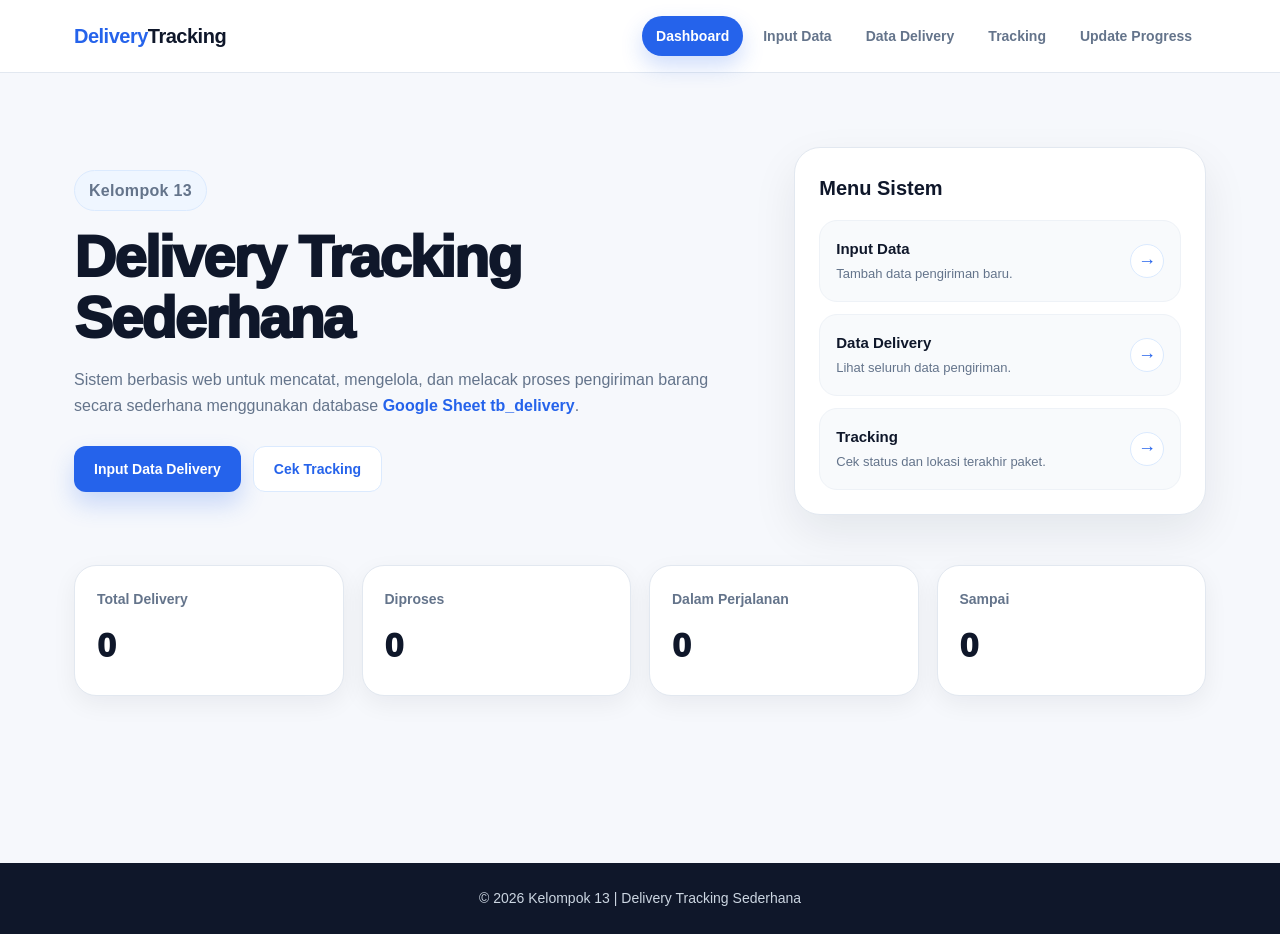
<file: index.html>
<!DOCTYPE html>
<html lang="id">
<head>
  <meta charset="UTF-8" />
  <meta name="viewport" content="width=device-width, initial-scale=1.0" />

  <title>Dashboard | Delivery Tracking</title>

  <link rel="stylesheet" href="style.css" />
</head>
<body>

  <!-- HEADER -->
  <header class="header">
    <nav class="navbar">
      <div class="logo">
        <span>Delivery</span>Tracking
      </div>

      <ul class="nav-menu">
        <li><a href="index.html" class="active">Dashboard</a></li>
        <li><a href="input.html">Input Data</a></li>
        <li><a href="data.html">Data Delivery</a></li>
        <li><a href="tracking.html">Tracking</a></li>
        <li><a href="update.html">Update Progress</a></li>
      </ul>
    </nav>
  </header>

  <!-- HERO DASHBOARD -->
  <main class="page">
    <section class="dashboard-hero">
      <div class="dashboard-content">
        <p class="badge">Kelompok 13</p>

        <h1>Delivery Tracking Sederhana</h1>

        <p>
          Sistem berbasis web untuk mencatat, mengelola, dan melacak proses
          pengiriman barang secara sederhana menggunakan database
          <strong>Google Sheet tb_delivery</strong>.
        </p>

        <div class="hero-buttons">
          <a href="input.html" class="btn-primary">Input Data Delivery</a>
          <a href="tracking.html" class="btn-secondary">Cek Tracking</a>
        </div>
      </div>

      <div class="dashboard-panel">
        <h3>Menu Sistem</h3>

        <a href="input.html" class="menu-card">
          <div>
            <h4>Input Data</h4>
            <p>Tambah data pengiriman baru.</p>
          </div>
          <span>→</span>
        </a>

        <a href="data.html" class="menu-card">
          <div>
            <h4>Data Delivery</h4>
            <p>Lihat seluruh data pengiriman.</p>
          </div>
          <span>→</span>
        </a>

        <a href="tracking.html" class="menu-card">
          <div>
            <h4>Tracking</h4>
            <p>Cek status dan lokasi terakhir paket.</p>
          </div>
          <span>→</span>
        </a>
      </div>
    </section>

    <!-- SUMMARY -->
    <section class="summary-section compact">
      <div class="summary-card">
        <h3>Total Delivery</h3>
        <p id="totalDelivery">0</p>
      </div>

      <div class="summary-card">
        <h3>Diproses</h3>
        <p id="totalDiproses">0</p>
      </div>

      <div class="summary-card">
        <h3>Dalam Perjalanan</h3>
        <p id="totalPerjalanan">0</p>
      </div>

      <div class="summary-card">
        <h3>Sampai</h3>
        <p id="totalSampai">0</p>
      </div>
    </section>
  </main>

  <!-- FOOTER -->
  <footer class="footer">
    <p>&copy; 2026 Kelompok 13 | Delivery Tracking Sederhana</p>
  </footer>

  <script src="script.js"></script>
</body>
</html>
</file>
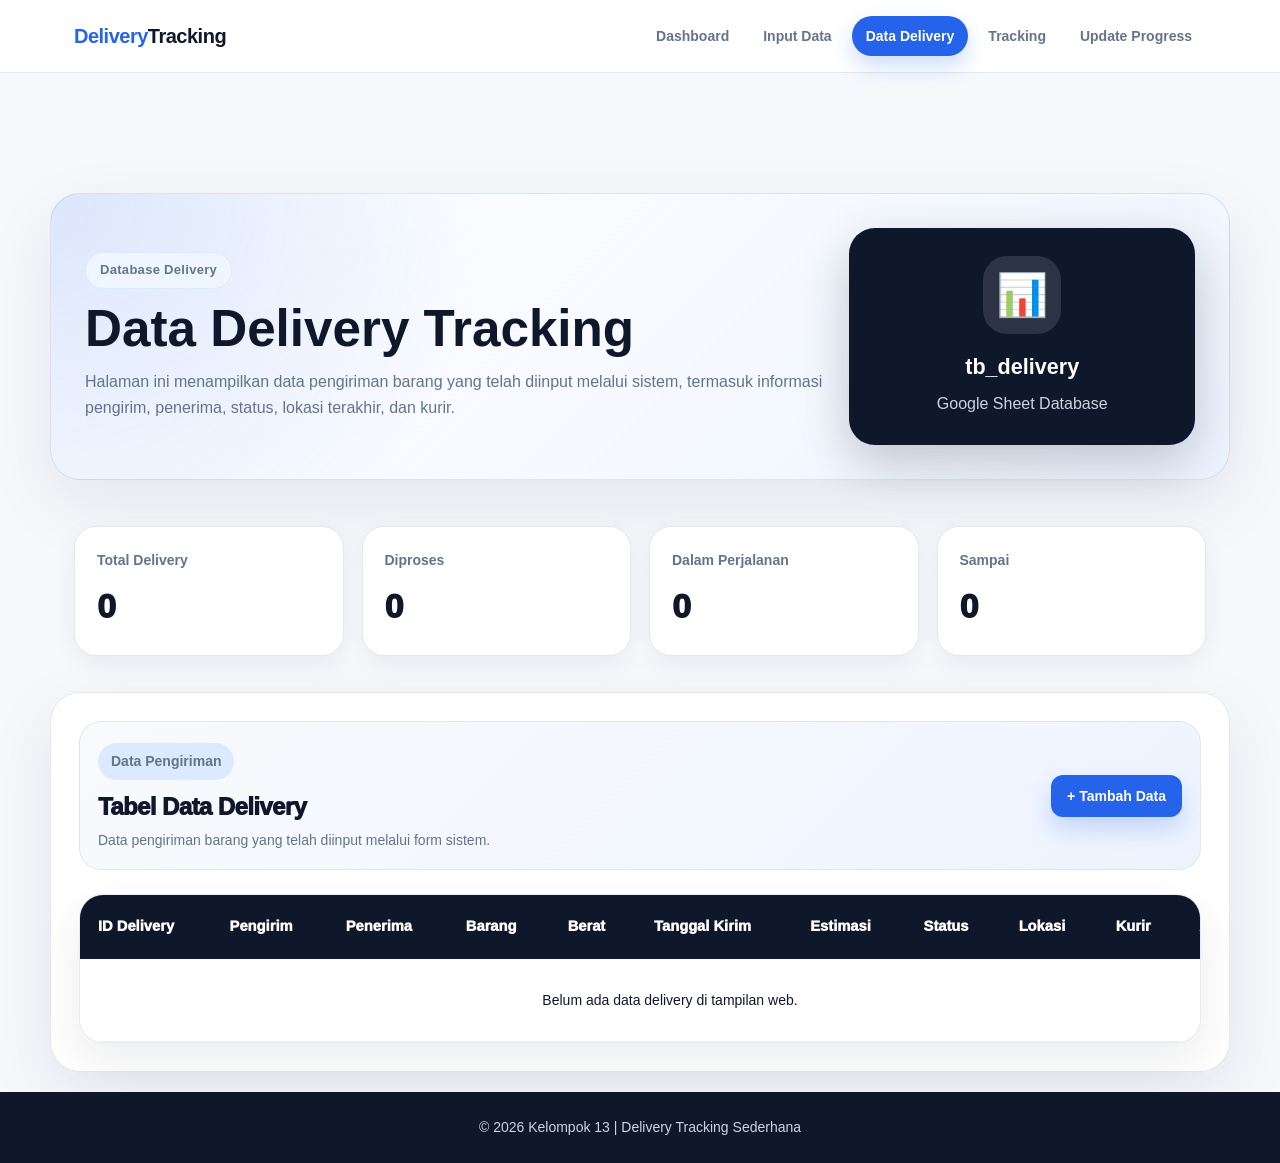
<file: data.html>
<!DOCTYPE html>
<html lang="id">
<head>
  <meta charset="UTF-8" />
  <meta name="viewport" content="width=device-width, initial-scale=1.0" />

  <title>Data Delivery | Delivery Tracking</title>

  <link rel="stylesheet" href="style.css" />
</head>
<body>

  <!-- HEADER -->
  <header class="header">
    <nav class="navbar">
      <div class="logo">
        <span>Delivery</span>Tracking
      </div>

      <ul class="nav-menu">
        <li><a href="index.html">Dashboard</a></li>
        <li><a href="input.html">Input Data</a></li>
        <li><a href="data.html" class="active">Data Delivery</a></li>
        <li><a href="tracking.html">Tracking</a></li>
        <li><a href="update.html">Update Progress</a></li>
      </ul>
    </nav>
  </header>

  <!-- MAIN -->
  <main class="page data-page">

    <!-- HERO DATA -->
    <section class="data-hero">
      <div class="data-hero-content">
        <p class="badge">Database Delivery</p>
        <h1>Data Delivery Tracking</h1>
        <p>
          Halaman ini menampilkan data pengiriman barang yang telah diinput
          melalui sistem, termasuk informasi pengirim, penerima, status,
          lokasi terakhir, dan kurir.
        </p>
      </div>

      <div class="data-hero-card">
        <span>📊</span>
        <h3>tb_delivery</h3>
        <p>Google Sheet Database</p>
      </div>
    </section>

    <!-- SUMMARY -->
    <section class="summary-section compact">
      <div class="summary-card">
        <h3>Total Delivery</h3>
        <p id="totalDelivery">0</p>
      </div>

      <div class="summary-card">
        <h3>Diproses</h3>
        <p id="totalDiproses">0</p>
      </div>

      <div class="summary-card">
        <h3>Dalam Perjalanan</h3>
        <p id="totalPerjalanan">0</p>
      </div>

      <div class="summary-card">
        <h3>Sampai</h3>
        <p id="totalSampai">0</p>
      </div>
    </section>

    <!-- TABLE DATA DELIVERY -->
    <section class="table-section premium-table-section">
      <div class="table-top premium-table-top">
        <div>
          <p class="table-label">Data Pengiriman</p>
          <h2>Tabel Data Delivery</h2>
          <p>
            Data pengiriman barang yang telah diinput melalui form sistem.
          </p>
        </div>

        <a href="input.html" class="btn-primary small-btn">
          + Tambah Data
        </a>
      </div>

      <div class="table-wrapper premium-table-wrapper">
        <table>
          <thead>
            <tr>
              <th>ID Delivery</th>
              <th>Pengirim</th>
              <th>Penerima</th>
              <th>Barang</th>
              <th>Berat</th>
              <th>Tanggal Kirim</th>
              <th>Estimasi</th>
              <th>Status</th>
              <th>Lokasi</th>
              <th>Kurir</th>
              <th>Aksi</th>
            </tr>
          </thead>

          <tbody id="deliveryTableBody">
            <!-- Data dari JavaScript akan muncul di sini -->
          </tbody>
        </table>
      </div>
    </section>

  </main>

  <!-- FOOTER -->
  <footer class="footer">
    <p>&copy; 2026 Kelompok 13 | Delivery Tracking Sederhana</p>
  </footer>

  <script src="script.js"></script>
</body>
</html>
</file>
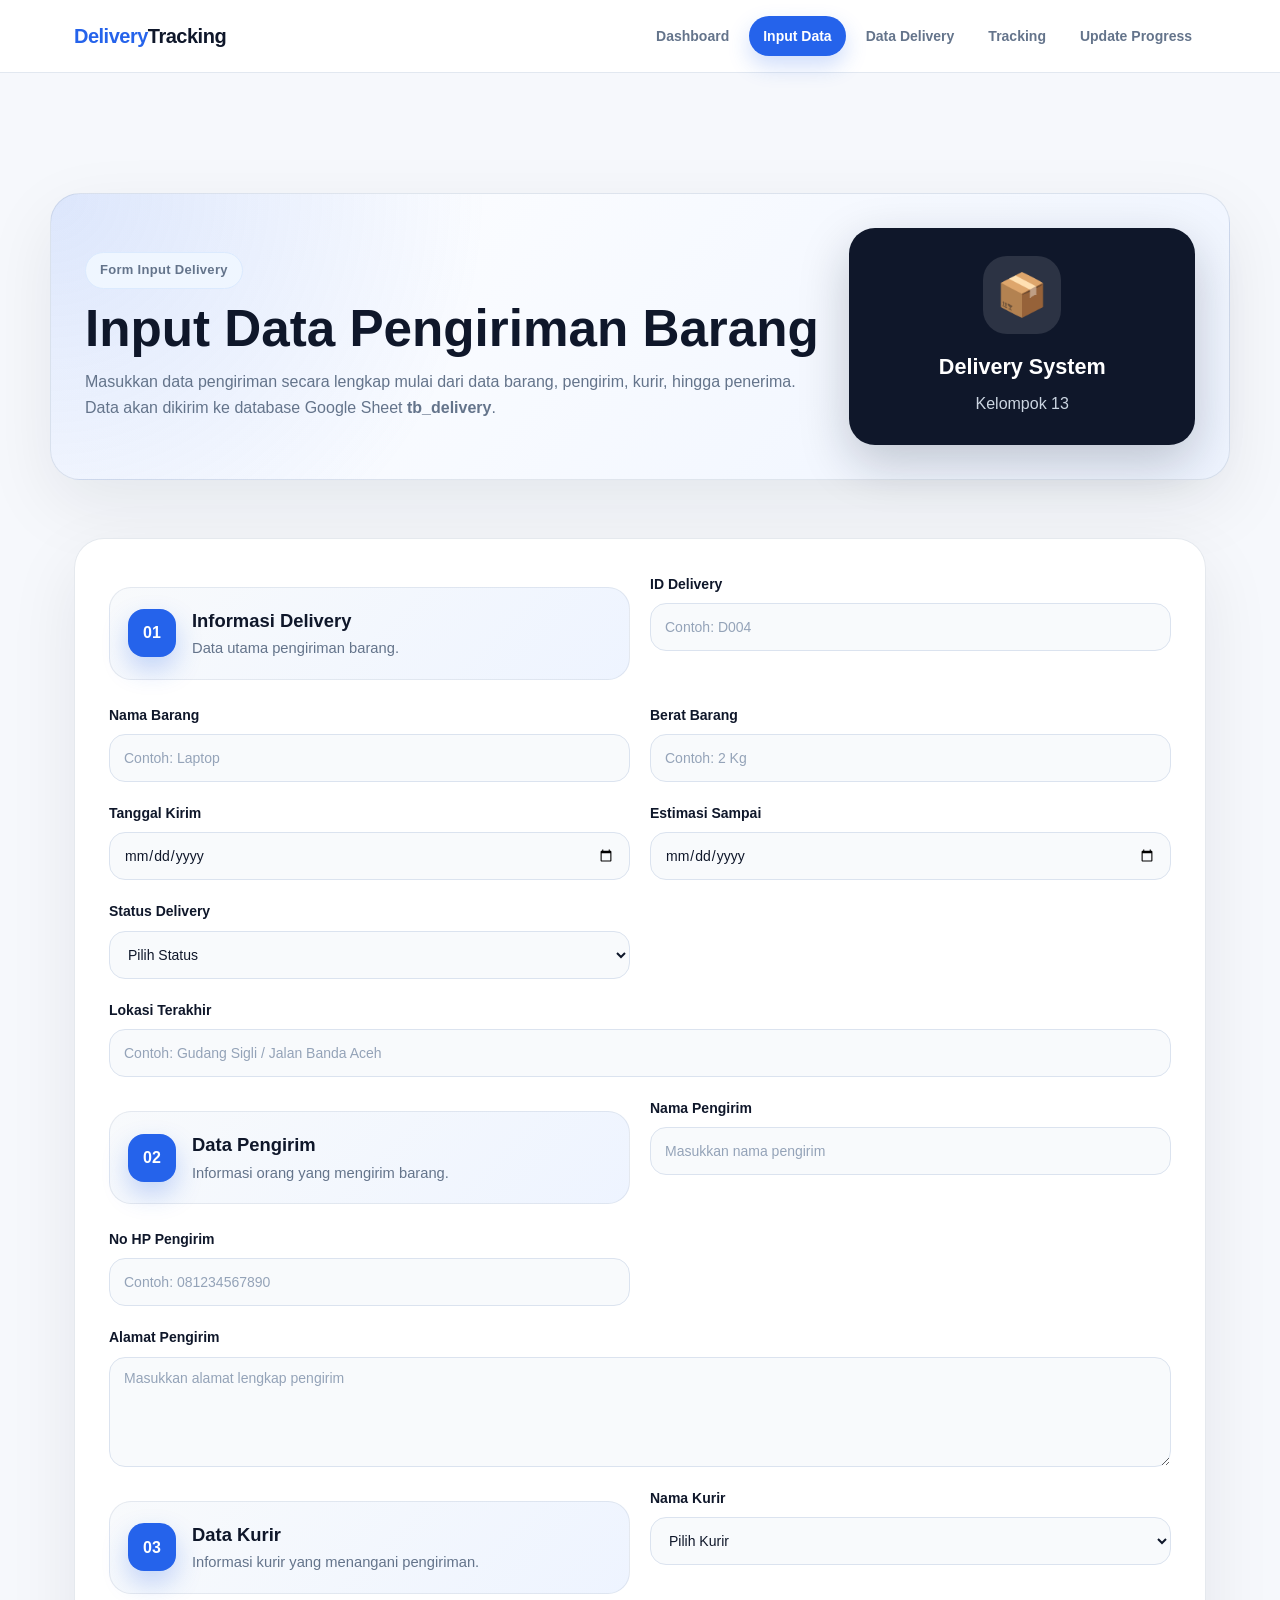
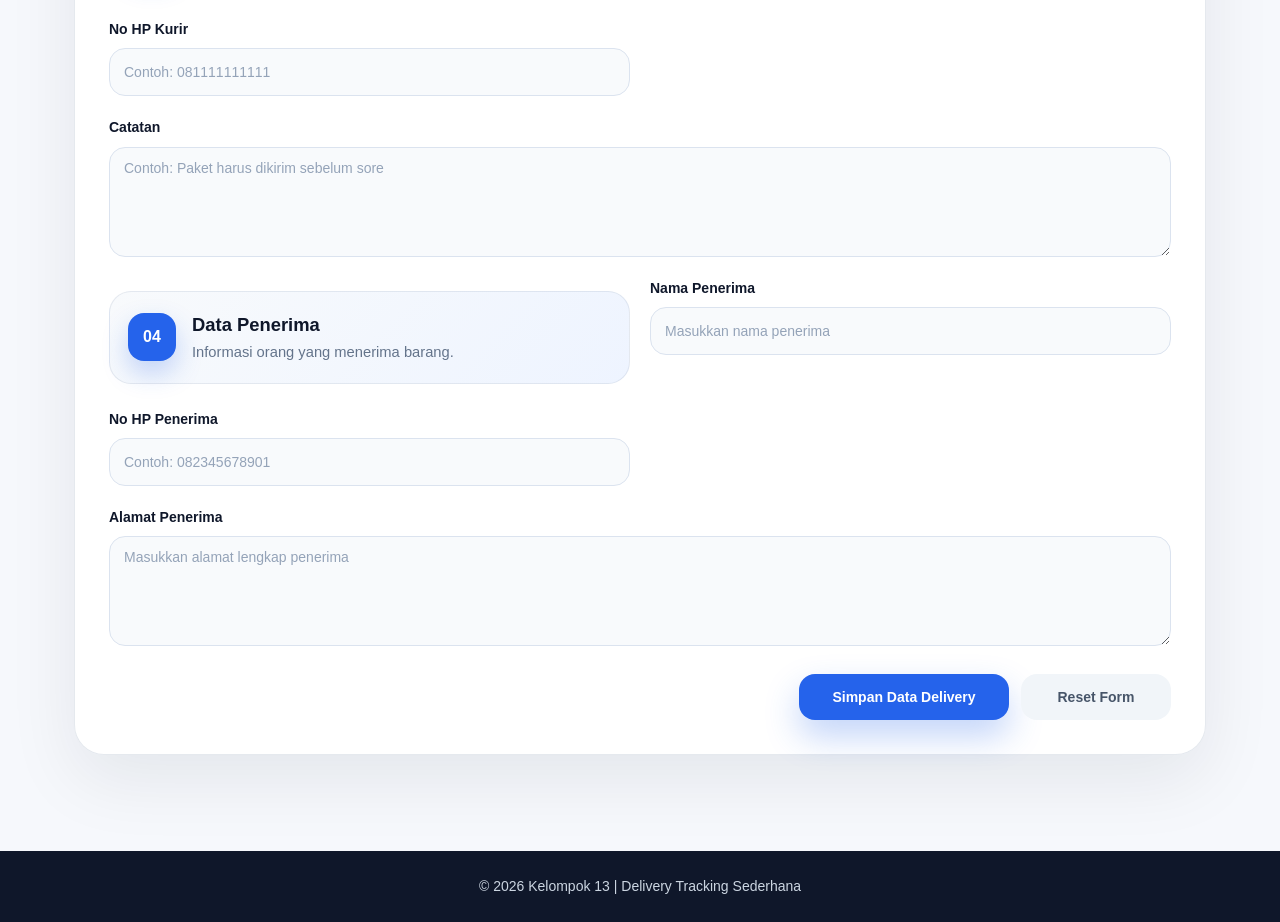
<file: input.html>
<!DOCTYPE html>
<html lang="id">
<head>
  <meta charset="UTF-8" />
  <meta name="viewport" content="width=device-width, initial-scale=1.0" />

  <title>Input Data | Delivery Tracking</title>

  <link rel="stylesheet" href="style.css" />
</head>
<body>

  <!-- HEADER -->
  <header class="header">
    <nav class="navbar">
      <div class="logo">
        <span>Delivery</span>Tracking
      </div>

      <ul class="nav-menu">
        <li><a href="index.html">Dashboard</a></li>
        <li><a href="input.html" class="active">Input Data</a></li>
        <li><a href="data.html">Data Delivery</a></li>
        <li><a href="tracking.html">Tracking</a></li>
        <li><a href="update.html">Update Progress</a></li>
      </ul>
    </nav>
  </header>

  <!-- MAIN -->
  <main class="page input-page">

    <!-- HERO INPUT -->
    <section class="input-hero">
      <div class="input-hero-content">
        <p class="badge">Form Input Delivery</p>
        <h1>Input Data Pengiriman Barang</h1>
        <p>
          Masukkan data pengiriman secara lengkap mulai dari data barang,
          pengirim, kurir, hingga penerima. Data akan dikirim ke database
          Google Sheet <strong>tb_delivery</strong>.
        </p>
      </div>

      <div class="input-hero-card">
        <span class="hero-icon">📦</span>
        <h3>Delivery System</h3>
        <p>Kelompok 13</p>
      </div>
    </section>

    <!-- FORM INPUT DELIVERY -->
    <section class="form-section premium-form-section">
      <form id="deliveryForm" class="delivery-form premium-form">

        <!-- SECTION 1 -->
        <div class="form-title full">
          <span>01</span>
          <div>
            <h2>Informasi Delivery</h2>
            <p>Data utama pengiriman barang.</p>
          </div>
        </div>

        <div class="form-group">
          <label for="id_delivery">ID Delivery</label>
          <input type="text" id="id_delivery" placeholder="Contoh: D004" required />
        </div>

        <div class="form-group">
          <label for="nama_barang">Nama Barang</label>
          <input type="text" id="nama_barang" placeholder="Contoh: Laptop" required />
        </div>

        <div class="form-group">
          <label for="berat_barang">Berat Barang</label>
          <input type="text" id="berat_barang" placeholder="Contoh: 2 Kg" required />
        </div>

        <div class="form-group">
          <label for="tanggal_kirim">Tanggal Kirim</label>
          <input type="date" id="tanggal_kirim" required />
        </div>

        <div class="form-group">
          <label for="estimasi_sampai">Estimasi Sampai</label>
          <input type="date" id="estimasi_sampai" required />
        </div>

        <div class="form-group">
          <label for="status_delivery">Status Delivery</label>
          <select id="status_delivery" required>
            <option value="">Pilih Status</option>
            <option value="Diproses">Diproses</option>
            <option value="Dikirim">Dikirim</option>
            <option value="Dalam Perjalanan">Dalam Perjalanan</option>
            <option value="Sampai">Sampai</option>
            <option value="Dibatalkan">Dibatalkan</option>
          </select>
        </div>

        <div class="form-group full">
          <label for="lokasi_terakhir">Lokasi Terakhir</label>
          <input type="text" id="lokasi_terakhir" placeholder="Contoh: Gudang Sigli / Jalan Banda Aceh" required />
        </div>

        <!-- SECTION 2 -->
        <div class="form-title full">
          <span>02</span>
          <div>
            <h2>Data Pengirim</h2>
            <p>Informasi orang yang mengirim barang.</p>
          </div>
        </div>

        <div class="form-group">
          <label for="nama_pengirim">Nama Pengirim</label>
          <input type="text" id="nama_pengirim" placeholder="Masukkan nama pengirim" required />
        </div>

        <div class="form-group">
          <label for="no_hp_pengirim">No HP Pengirim</label>
          <input type="text" id="no_hp_pengirim" placeholder="Contoh: 081234567890" required />
        </div>

        <div class="form-group full">
          <label for="alamat_pengirim">Alamat Pengirim</label>
          <textarea id="alamat_pengirim" placeholder="Masukkan alamat lengkap pengirim" required></textarea>
        </div>

        <!-- SECTION 3 -->
        <div class="form-title full">
          <span>03</span>
          <div>
            <h2>Data Kurir</h2>
            <p>Informasi kurir yang menangani pengiriman.</p>
          </div>
        </div>

        <div class="form-group">
          <label for="kurir">Nama Kurir</label>
          <select id="kurir" required>
            <option value="">Pilih Kurir</option>
            <option value="Fahmi">Fahmi</option>
            <option value="Rizal">Rizal</option>
            <option value="Ilham">Ilham</option>
            <option value="Hafiz">Hafiz</option>
            <option value="Rahmat">Rahmat</option>
          </select>
        </div>

        <div class="form-group">
          <label for="no_hp_kurir">No HP Kurir</label>
          <input type="text" id="no_hp_kurir" placeholder="Contoh: 081111111111" required />
        </div>

        <div class="form-group full">
          <label for="catatan">Catatan</label>
          <textarea id="catatan" placeholder="Contoh: Paket harus dikirim sebelum sore"></textarea>
        </div>

        <!-- SECTION 4 -->
        <div class="form-title full">
          <span>04</span>
          <div>
            <h2>Data Penerima</h2>
            <p>Informasi orang yang menerima barang.</p>
          </div>
        </div>

        <div class="form-group">
          <label for="nama_penerima">Nama Penerima</label>
          <input type="text" id="nama_penerima" placeholder="Masukkan nama penerima" required />
        </div>

        <div class="form-group">
          <label for="no_hp_penerima">No HP Penerima</label>
          <input type="text" id="no_hp_penerima" placeholder="Contoh: 082345678901" required />
        </div>

        <div class="form-group full">
          <label for="alamat_penerima">Alamat Penerima</label>
          <textarea id="alamat_penerima" placeholder="Masukkan alamat lengkap penerima" required></textarea>
        </div>

        <!-- ACTION -->
        <div class="form-action full">
          <button type="submit" class="btn-submit">Simpan Data Delivery</button>
          <button type="reset" class="btn-reset">Reset Form</button>
        </div>

      </form>
    </section>
  </main>

  <!-- FOOTER -->
  <footer class="footer">
    <p>&copy; 2026 Kelompok 13 | Delivery Tracking Sederhana</p>
  </footer>

  <script src="script.js"></script>
</body>
</html>
</file>
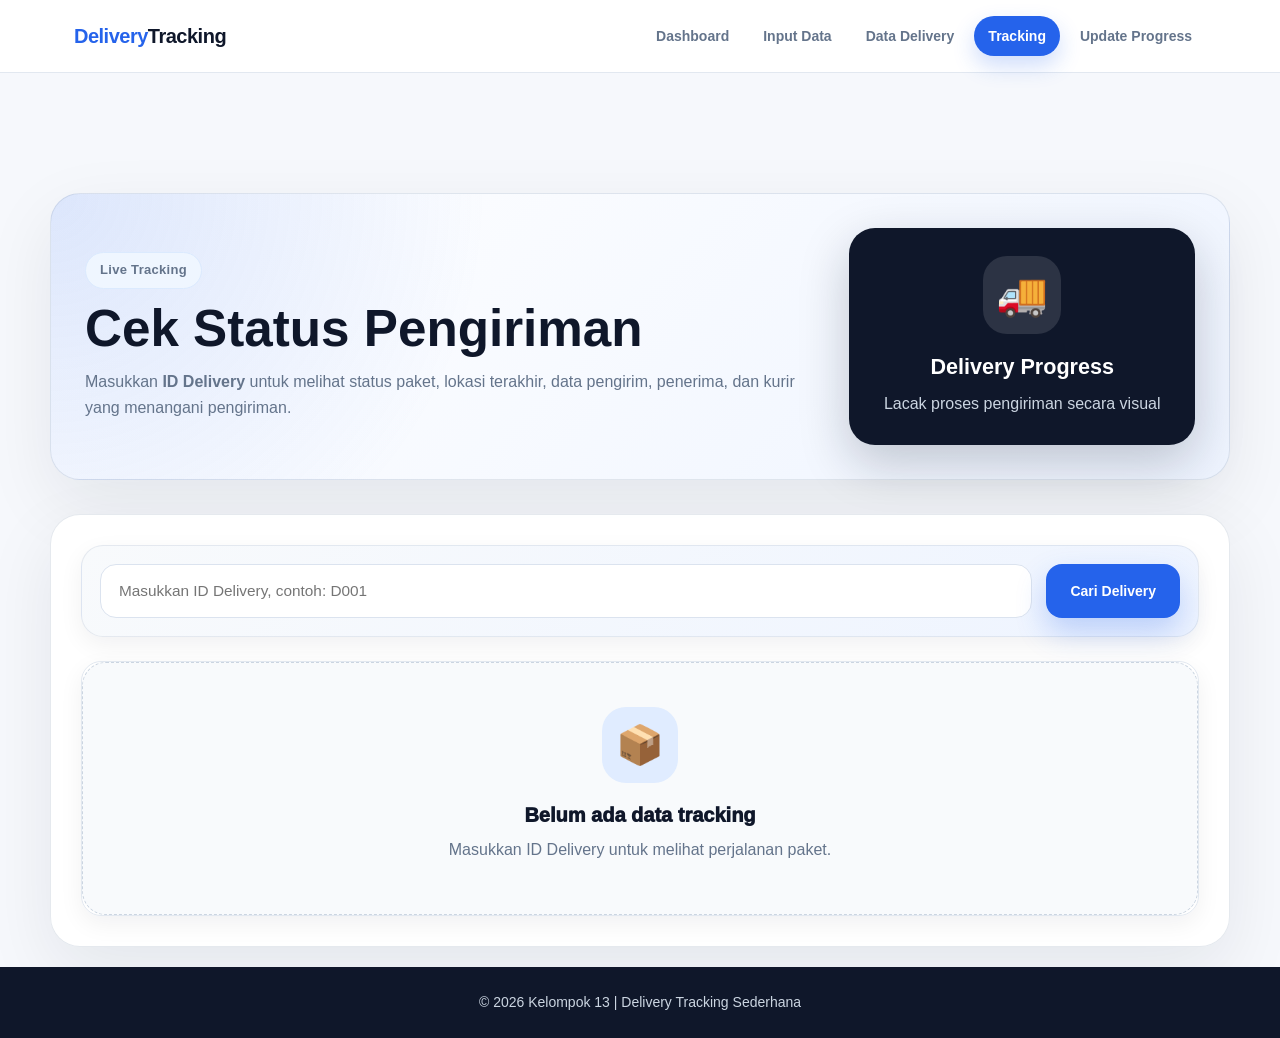
<file: tracking.html>
<!DOCTYPE html>
<html lang="id">
<head>
  <meta charset="UTF-8" />
  <meta name="viewport" content="width=device-width, initial-scale=1.0" />

  <title>Tracking | Delivery Tracking</title>

  <link rel="stylesheet" href="style.css" />
</head>
<body>

  <!-- HEADER -->
  <header class="header">
    <nav class="navbar">
      <div class="logo">
        <span>Delivery</span>Tracking
      </div>

      <ul class="nav-menu">
        <li><a href="index.html">Dashboard</a></li>
        <li><a href="input.html">Input Data</a></li>
        <li><a href="data.html">Data Delivery</a></li>
        <li><a href="tracking.html" class="active">Tracking</a></li>
        <li><a href="update.html">Update Progress</a></li>
      </ul>
    </nav>
  </header>

  <!-- MAIN -->
  <main class="page tracking-page">

    <!-- HERO TRACKING -->
    <section class="tracking-hero">
      <div class="tracking-hero-content">
        <p class="badge">Live Tracking</p>
        <h1>Cek Status Pengiriman</h1>
        <p>
          Masukkan <strong>ID Delivery</strong> untuk melihat status paket,
          lokasi terakhir, data pengirim, penerima, dan kurir yang menangani pengiriman.
        </p>
      </div>

      <div class="tracking-hero-card">
        <span>🚚</span>
        <h3>Delivery Progress</h3>
        <p>Lacak proses pengiriman secara visual</p>
      </div>
    </section>

    <!-- TRACKING SECTION -->
    <section class="tracking-section premium-tracking-section">

      <div class="search-box premium-search-box">
        <input
          type="text"
          id="searchInput"
          placeholder="Masukkan ID Delivery, contoh: D001"
        />

        <button id="searchBtn">
          Cari Delivery
        </button>
      </div>

      <div id="trackingResult" class="tracking-result premium-tracking-result">
        <div class="empty-tracking">
          <div class="empty-icon">📦</div>
          <h3>Belum ada data tracking</h3>
          <p>Masukkan ID Delivery untuk melihat perjalanan paket.</p>
        </div>
      </div>

    </section>

  </main>

  <!-- FOOTER -->
  <footer class="footer">
    <p>&copy; 2026 Kelompok 13 | Delivery Tracking Sederhana</p>
  </footer>

  <script src="script.js"></script>
</body>
</html>
</file>
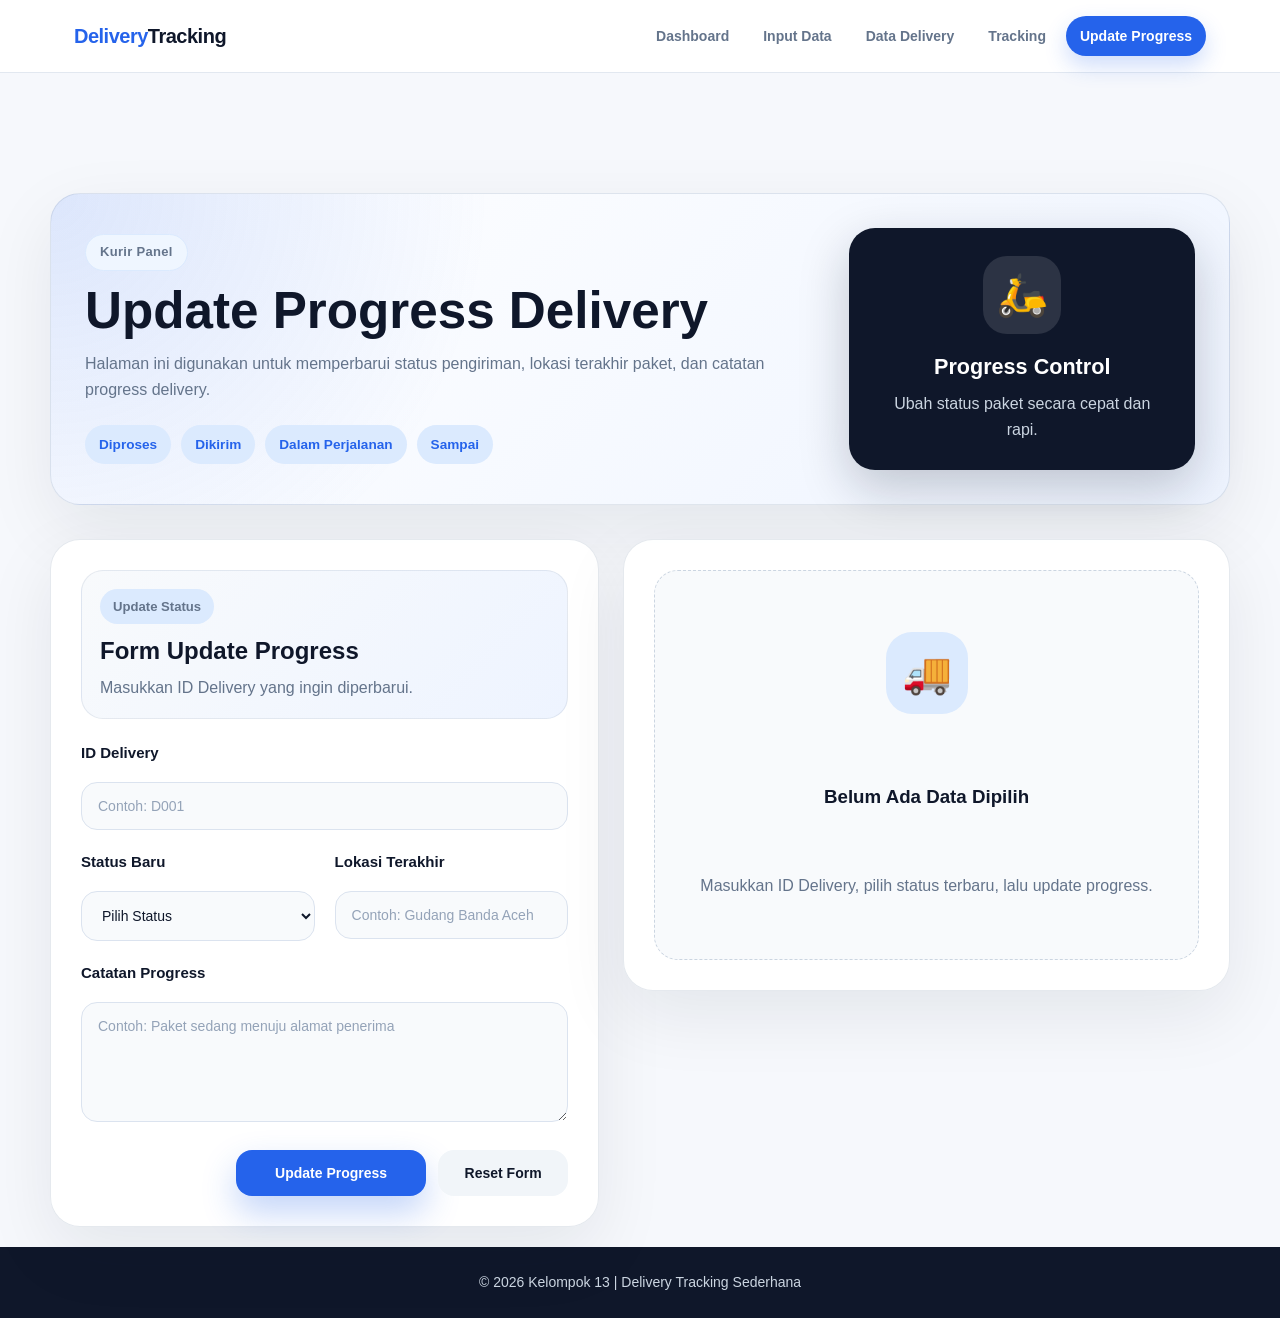
<file: update.html>
<!DOCTYPE html>
<html lang="id">
<head>
  <meta charset="UTF-8" />
  <meta name="viewport" content="width=device-width, initial-scale=1.0" />

  <title>Update Progress | Delivery Tracking</title>

  <link rel="stylesheet" href="style.css" />
</head>
<body>

  <!-- HEADER -->
  <header class="header">
    <nav class="navbar">
      <div class="logo">
        <span>Delivery</span>Tracking
      </div>

      <ul class="nav-menu">
        <li><a href="index.html">Dashboard</a></li>
        <li><a href="input.html">Input Data</a></li>
        <li><a href="data.html">Data Delivery</a></li>
        <li><a href="tracking.html">Tracking</a></li>
        <li><a href="update.html" class="active">Update Progress</a></li>
      </ul>
    </nav>
  </header>

  <!-- MAIN -->
  <main class="page update-page">

    <!-- HERO -->
    <section class="update-hero">
      <div class="update-hero-content">
        <p class="badge">Kurir Panel</p>
        <h1>Update Progress Delivery</h1>
        <p>
          Halaman ini digunakan untuk memperbarui status pengiriman,
          lokasi terakhir paket, dan catatan progress delivery.
        </p>

        <div class="update-mini-info">
          <span>Diproses</span>
          <span>Dikirim</span>
          <span>Dalam Perjalanan</span>
          <span>Sampai</span>
        </div>
      </div>

      <div class="update-hero-card">
        <div class="update-icon">🛵</div>
        <h3>Progress Control</h3>
        <p>Ubah status paket secara cepat dan rapi.</p>
      </div>
    </section>

    <!-- UPDATE SECTION -->
    <section class="update-section">

      <!-- FORM CARD -->
      <div class="update-card">
        <div class="update-card-header">
          <p class="table-label">Update Status</p>
          <h2>Form Update Progress</h2>
          <p>Masukkan ID Delivery yang ingin diperbarui.</p>
        </div>

        <form id="updateProgressForm" class="update-form">

          <div class="form-group full">
            <label for="update_id_delivery">ID Delivery</label>
            <input
              type="text"
              id="update_id_delivery"
              placeholder="Contoh: D001"
              required
            />
          </div>

          <div class="form-group">
            <label for="update_status_delivery">Status Baru</label>
            <select id="update_status_delivery" required>
              <option value="">Pilih Status</option>
              <option value="Diproses">Diproses</option>
              <option value="Dikirim">Dikirim</option>
              <option value="Dalam Perjalanan">Dalam Perjalanan</option>
              <option value="Sampai">Sampai</option>
              <option value="Dibatalkan">Dibatalkan</option>
            </select>
          </div>

          <div class="form-group">
            <label for="update_lokasi_terakhir">Lokasi Terakhir</label>
            <input
              type="text"
              id="update_lokasi_terakhir"
              placeholder="Contoh: Gudang Banda Aceh"
              required
            />
          </div>

          <div class="form-group full">
            <label for="update_catatan">Catatan Progress</label>
            <textarea
              id="update_catatan"
              placeholder="Contoh: Paket sedang menuju alamat penerima"
            ></textarea>
          </div>

          <div class="form-action full">
            <button type="submit" class="btn-submit">
              Update Progress
            </button>

            <button type="reset" class="btn-reset">
              Reset Form
            </button>
          </div>

        </form>
      </div>

      <!-- PREVIEW CARD -->
      <div id="updatePreview" class="update-preview">
        <div class="empty-update">
          <div class="empty-update-icon">🚚</div>
          <h3>Belum Ada Data Dipilih</h3>
          <p>
            Masukkan ID Delivery, pilih status terbaru, lalu update progress.
          </p>
        </div>
      </div>

    </section>

  </main>

  <!-- FOOTER -->
  <footer class="footer">
    <p>&copy; 2026 Kelompok 13 | Delivery Tracking Sederhana</p>
  </footer>

  <script src="script.js"></script>
</body>
</html>
</file>
<file: style.css>
/* ==================================================
   DELIVERY TRACKING SEDERHANA
   KELOMPOK 13
   Multi Page Clean Professional UI
================================================== */

/* ================= RESET ================= */

* {
  margin: 0;
  padding: 0;
  box-sizing: border-box;
  font-family: "Inter", "Segoe UI", Arial, sans-serif;
}

html {
  scroll-behavior: smooth;
}

body {
  background: #f6f8fc;
  color: #172033;
  line-height: 1.6;
}

a {
  text-decoration: none;
}

button,
input,
textarea,
select {
  font-family: inherit;
}

/* ================= ROOT COLOR ================= */

:root {
  --primary: #2563eb;
  --primary-dark: #1d4ed8;
  --primary-soft: #eff6ff;

  --dark: #0f172a;
  --text: #172033;
  --muted: #64748b;

  --border: #e2e8f0;
  --card: #ffffff;
  --bg: #f6f8fc;

  --success: #16a34a;
  --warning: #d97706;
  --danger: #dc2626;

  --radius-sm: 12px;
  --radius-md: 18px;
  --radius-lg: 26px;

  --shadow-sm: 0 8px 24px rgba(15, 23, 42, 0.06);
  --shadow-md: 0 18px 45px rgba(15, 23, 42, 0.08);
}

/* ================= HEADER / NAVBAR ================= */

.header {
  width: 100%;
  position: sticky;
  top: 0;
  z-index: 999;

  background: rgba(255, 255, 255, 0.92);
  border-bottom: 1px solid var(--border);
  backdrop-filter: blur(14px);
}

.navbar {
  max-width: 1180px;
  margin: 0 auto;
  padding: 16px 24px;

  display: flex;
  align-items: center;
  justify-content: space-between;
  gap: 20px;
}

.logo {
  color: var(--dark);
  font-size: 20px;
  font-weight: 900;
  letter-spacing: -0.5px;
  white-space: nowrap;
}

.logo span {
  color: var(--primary);
}

.nav-menu {
  display: flex;
  align-items: center;
  gap: 6px;
  list-style: none;
}

.nav-menu a {
  display: inline-flex;
  align-items: center;
  justify-content: center;

  padding: 9px 14px;
  border-radius: 999px;

  color: var(--muted);
  font-size: 14px;
  font-weight: 800;

  transition: 0.25s ease;
}

.nav-menu a:hover {
  background: var(--primary-soft);
  color: var(--primary);
}

.nav-menu a.active {
  background: var(--primary);
  color: #ffffff;
  box-shadow: 0 10px 22px rgba(37, 99, 235, 0.22);
}

/* ================= GLOBAL PAGE ================= */

.page {
  min-height: calc(100vh - 130px);
}

.badge {
  display: inline-flex;
  width: fit-content;

  padding: 7px 14px;
  border-radius: 999px;

  background: var(--primary-soft);
  color: var(--primary);
  border: 1px solid #dbeafe;

  font-size: 13px;
  font-weight: 900;
  letter-spacing: 0.3px;
}

.page-header {
  max-width: 860px;
  margin: 0 auto;
  padding: 72px 24px 34px;

  text-align: center;
}

.page-header h1 {
  margin: 14px 0 14px;

  color: var(--dark);
  font-size: clamp(34px, 5vw, 54px);
  line-height: 1.08;
  font-weight: 950;
  letter-spacing: -1.8px;
}

.page-header p {
  max-width: 720px;
  margin: 0 auto;

  color: var(--muted);
  font-size: 16px;
}

.page-header strong {
  color: var(--primary);
}

/* ================= BUTTON ================= */

.btn-primary,
.btn-secondary,
.btn-submit,
.btn-reset,
.small-btn {
  display: inline-flex;
  align-items: center;
  justify-content: center;

  min-height: 46px;
  padding: 0 20px;

  border-radius: var(--radius-sm);
  border: none;
  cursor: pointer;

  font-size: 14px;
  font-weight: 900;

  transition: 0.25s ease;
}

.btn-primary,
.btn-submit {
  background: var(--primary);
  color: #ffffff;
  box-shadow: 0 12px 24px rgba(37, 99, 235, 0.22);
}

.btn-primary:hover,
.btn-submit:hover {
  background: var(--primary-dark);
  transform: translateY(-2px);
}

.btn-secondary {
  background: #ffffff;
  color: var(--primary);
  border: 1px solid #dbeafe;
}

.btn-secondary:hover {
  background: var(--primary-soft);
  transform: translateY(-2px);
}

.btn-reset {
  background: #f1f5f9;
  color: #475569;
}

.btn-reset:hover {
  background: #e2e8f0;
  transform: translateY(-2px);
}

.small-btn {
  min-height: 42px;
  padding: 0 16px;
}

/* ================= DASHBOARD HERO ================= */

.dashboard-hero {
  max-width: 1180px;
  margin: 0 auto;
  padding: 74px 24px 38px;

  display: grid;
  grid-template-columns: 1.25fr 0.75fr;
  gap: 34px;
  align-items: center;
}

.dashboard-content h1 {
  max-width: 700px;

  margin: 16px 0 18px;

  color: var(--dark);
  font-size: clamp(38px, 5vw, 58px);
  line-height: 1.05;
  font-weight: 950;
  letter-spacing: -2px;
}

.dashboard-content p {
  max-width: 650px;
  color: var(--muted);
  font-size: 16px;
}

.dashboard-content strong {
  color: var(--primary);
}

.hero-buttons {
  margin-top: 28px;

  display: flex;
  align-items: center;
  flex-wrap: wrap;
  gap: 12px;
}

/* ================= DASHBOARD PANEL ================= */

.dashboard-panel {
  background: var(--card);
  border: 1px solid var(--border);
  border-radius: var(--radius-lg);
  padding: 24px;
  box-shadow: var(--shadow-md);
}

.dashboard-panel h3 {
  color: var(--dark);
  font-size: 20px;
  font-weight: 900;
  margin-bottom: 16px;
}

.menu-card {
  display: flex;
  align-items: center;
  justify-content: space-between;
  gap: 16px;

  padding: 16px;
  margin-bottom: 12px;

  background: #f8fafc;
  border: 1px solid #eef2f7;
  border-radius: var(--radius-md);

  transition: 0.25s ease;
}

.menu-card:last-child {
  margin-bottom: 0;
}

.menu-card:hover {
  background: var(--primary-soft);
  border-color: #bfdbfe;
  transform: translateY(-2px);
}

.menu-card h4 {
  color: var(--dark);
  font-size: 15px;
  font-weight: 900;
  margin-bottom: 3px;
}

.menu-card p {
  color: var(--muted);
  font-size: 13px;
}

.menu-card span {
  width: 34px;
  height: 34px;

  display: grid;
  place-items: center;

  background: #ffffff;
  color: var(--primary);
  border-radius: 999px;
  border: 1px solid #dbeafe;

  font-size: 18px;
  font-weight: 900;
}

/* ================= SUMMARY ================= */

.summary-section {
  max-width: 1180px;
  margin: 0 auto;
  padding: 24px;
  display: grid;
  grid-template-columns: repeat(4, 1fr);
  gap: 18px;
}

.summary-section.compact {
  padding-top: 12px;
  padding-bottom: 36px;
}

.summary-card {
  background: var(--card);
  border: 1px solid var(--border);
  border-radius: 22px;
  padding: 22px;
  box-shadow: var(--shadow-sm);
  transition: 0.25s ease;
}

.summary-card:hover {
  transform: translateY(-4px);
  box-shadow: var(--shadow-md);
}

.summary-card h3 {
  color: var(--muted);
  font-size: 14px;
  font-weight: 900;
  margin-bottom: 8px;
}

.summary-card p {
  color: var(--dark);
  font-size: 34px;
  font-weight: 950;
  letter-spacing: -1px;
}

/* ================= FORM SECTION ================= */

.form-section {
  max-width: 1040px;
  margin: 0 auto;
  padding: 24px 24px 76px;
}

.delivery-form {
  background: var(--card);
  border: 1px solid var(--border);
  border-radius: var(--radius-lg);
  padding: 30px;

  display: grid;
  grid-template-columns: repeat(2, 1fr);
  gap: 20px;

  box-shadow: var(--shadow-md);
}

.form-group {
  display: flex;
  flex-direction: column;
}

.form-group.full,
.form-action.full {
  grid-column: span 2;
}

.form-group label {
  margin-bottom: 8px;

  color: #334155;
  font-size: 14px;
  font-weight: 900;
}

.form-group input,
.form-group textarea,
.form-group select {
  width: 100%;
  min-height: 48px;

  padding: 12px 14px;

  background: #f8fafc;
  color: var(--dark);

  border: 1px solid #dbe3ef;
  border-radius: var(--radius-sm);
  outline: none;

  font-size: 14px;

  transition: 0.25s ease;
}

.form-group textarea {
  min-height: 105px;
  resize: vertical;
}

.form-group input::placeholder,
.form-group textarea::placeholder {
  color: #94a3b8;
}

.form-group input:focus,
.form-group textarea:focus,
.form-group select:focus {
  background: #ffffff;
  border-color: var(--primary);
  box-shadow: 0 0 0 4px rgba(37, 99, 235, 0.1);
}

.form-action {
  display: flex;
  justify-content: flex-end;
  gap: 12px;
  flex-wrap: wrap;

  margin-top: 8px;
}

/* ================= TABLE SECTION ================= */

.table-section {
  max-width: 1180px;
  margin: 0 auto;
  padding: 26px 24px 84px;
}

.table-top {
  margin-bottom: 20px;

  display: flex;
  align-items: center;
  justify-content: space-between;
  gap: 16px;
}

.table-top h2 {
  color: var(--dark);
  font-size: 24px;
  font-weight: 950;
  letter-spacing: -0.6px;
}

.table-top p {
  color: var(--muted);
  font-size: 14px;
  margin-top: 3px;
}

.table-wrapper {
  background: var(--card);
  border: 1px solid var(--border);
  border-radius: 22px;
  overflow-x: auto;
  box-shadow: var(--shadow-md);
}

table {
  width: 100%;
  min-width: 1050px;
  border-collapse: collapse;
}

thead {
  background: var(--dark);
  color: #ffffff;
}

th {
  padding: 15px 16px;
  text-align: left;
  white-space: nowrap;

  font-size: 13px;
  font-weight: 950;
}

td {
  padding: 15px 16px;
  border-bottom: 1px solid #eef2f7;

  color: #334155;
  font-size: 14px;
  vertical-align: middle;
}

tbody tr:hover {
  background: #f8fafc;
}

td strong {
  color: var(--dark);
  font-weight: 900;
}

td small {
  color: var(--muted);
}

/* ================= STATUS BADGE ================= */

.badge-status {
  display: inline-flex;
  align-items: center;
  justify-content: center;

  padding: 6px 11px;
  border-radius: 999px;

  font-size: 12px;
  font-weight: 950;
  white-space: nowrap;
}

.status-diproses {
  background: #fef3c7;
  color: #92400e;
}

.status-dikirim,
.status-dalam-perjalanan {
  background: #dbeafe;
  color: #1d4ed8;
}

.status-sampai {
  background: #dcfce7;
  color: #166534;
}

.status-dibatalkan {
  background: #fee2e2;
  color: #991b1b;
}

/* ================= ACTION BUTTON ================= */

.action-btn {
  border: none;
  border-radius: 10px;

  padding: 8px 11px;
  margin: 2px;

  cursor: pointer;

  font-size: 12px;
  font-weight: 950;

  transition: 0.25s ease;
}

.btn-edit {
  background: #eff6ff;
  color: #1d4ed8;
}

.btn-delete {
  background: #fef2f2;
  color: var(--danger);
}

.action-btn:hover {
  transform: translateY(-2px);
}

/* ================= SEARCH / TRACKING ================= */

.tracking-section,
.search-section {
  max-width: 840px;
  margin: 0 auto;
  padding: 24px 24px 84px;
}

.search-box {
  width: 100%;
  padding: 10px;

  display: flex;
  align-items: center;
  gap: 10px;

  background: #ffffff;
  border: 1px solid var(--border);
  border-radius: 20px;
  box-shadow: var(--shadow-sm);
}

.search-box input {
  flex: 1;
  min-height: 48px;

  padding: 0 12px;

  border: none;
  outline: none;
  background: transparent;

  color: var(--dark);
  font-size: 14px;
}

.search-box button {
  min-height: 48px;
  padding: 0 18px;

  border: none;
  border-radius: var(--radius-sm);

  background: var(--primary);
  color: #ffffff;

  cursor: pointer;

  font-size: 14px;
  font-weight: 950;

  transition: 0.25s ease;
}

.search-box button:hover {
  background: var(--primary-dark);
}

.tracking-result,
.search-result {
  margin-top: 18px;
  padding: 24px;

  background: #ffffff;
  border: 1px solid var(--border);
  border-radius: 20px;

  color: #475569;
  box-shadow: var(--shadow-sm);
}

.tracking-result h3,
.search-result h3 {
  color: var(--dark);
  font-size: 20px;
  font-weight: 950;
  margin-bottom: 12px;
}

.tracking-result p,
.search-result p {
  margin-bottom: 8px;
}

/* ================= FOOTER ================= */

.footer {
  margin-top: 20px;
  padding: 24px 20px;

  text-align: center;

  background: var(--dark);
  color: #cbd5e1;
}

.footer p {
  font-size: 14px;
}

/* ================= RESPONSIVE ================= */

@media (max-width: 980px) {
  .navbar {
    flex-direction: column;
    gap: 14px;
  }

  .nav-menu {
    flex-wrap: wrap;
    justify-content: center;
  }

  .dashboard-hero {
    grid-template-columns: 1fr;
    padding-top: 54px;
  }

  .summary-section {
    grid-template-columns: repeat(2, 1fr);
  }

  .delivery-form {
    grid-template-columns: 1fr;
  }

  .form-group.full,
  .form-action.full {
    grid-column: span 1;
  }

  .table-top {
    flex-direction: column;
    align-items: flex-start;
  }
}

@media (max-width: 620px) {
  .navbar {
    padding: 14px 18px;
  }

  .logo {
    font-size: 18px;
  }

  .nav-menu {
    width: 100%;
    gap: 6px;
  }

  .nav-menu a {
    padding: 8px 10px;
    font-size: 13px;
  }

  .dashboard-hero,
  .page-header,
  .form-section,
  .table-section,
  .tracking-section,
  .search-section {
    padding-left: 18px;
    padding-right: 18px;
  }

  .dashboard-content h1,
  .page-header h1 {
    letter-spacing: -1.2px;
  }

  .summary-section {
    grid-template-columns: 1fr;
    padding-left: 18px;
    padding-right: 18px;
  }

  .delivery-form {
    padding: 22px;
  }

  .form-action {
    justify-content: stretch;
  }

  .btn-submit,
  .btn-reset {
    width: 100%;
  }

  .search-box {
    flex-direction: column;
  }

  .search-box button {
    width: 100%;
  }
}

/* ===============================
   PREMIUM INPUT PAGE
================================ */
.input-page {
  padding-top: 120px;
}

.input-hero {
  max-width: 1180px;
  margin: 0 auto 34px;
  padding: 34px;
  display: grid;
  grid-template-columns: 1.5fr 0.7fr;
  gap: 24px;
  align-items: center;
  border-radius: 30px;
  background:
    radial-gradient(circle at top left, rgba(37, 99, 235, 0.16), transparent 36%),
    linear-gradient(135deg, #ffffff, #eef4ff);
  border: 1px solid rgba(148, 163, 184, 0.25);
  box-shadow: 0 24px 70px rgba(15, 23, 42, 0.08);
}

.input-hero-content h1 {
  margin: 12px 0;
  font-size: clamp(2rem, 4vw, 3.2rem);
  line-height: 1.1;
  color: #0f172a;
}

.input-hero-content p {
  max-width: 760px;
  color: #64748b;
}

.input-hero-card {
  padding: 28px;
  border-radius: 26px;
  background: #0f172a;
  color: #fff;
  text-align: center;
  box-shadow: 0 18px 50px rgba(15, 23, 42, 0.22);
}

.input-hero-card .hero-icon {
  width: 78px;
  height: 78px;
  margin: 0 auto 16px;
  display: grid;
  place-items: center;
  border-radius: 24px;
  background: rgba(255, 255, 255, 0.12);
  font-size: 2.6rem;
}

.input-hero-card h3 {
  font-size: 1.35rem;
  margin-bottom: 6px;
}

.input-hero-card p {
  color: #cbd5e1;
}

.premium-form-section {
  max-width: 1180px;
  margin: 0 auto;
}

.premium-form {
  position: relative;
  padding: 34px;
  border-radius: 30px;
  background: rgba(255, 255, 255, 0.92);
  border: 1px solid rgba(148, 163, 184, 0.24);
  box-shadow: 0 24px 70px rgba(15, 23, 42, 0.08);
}

.form-title {
  display: flex;
  align-items: center;
  gap: 16px;
  margin: 14px 0 4px;
  padding: 18px;
  border-radius: 22px;
  background: linear-gradient(135deg, #f8fafc, #eef4ff);
  border: 1px solid rgba(148, 163, 184, 0.2);
}

.form-title span {
  width: 48px;
  height: 48px;
  display: grid;
  place-items: center;
  border-radius: 16px;
  background: #2563eb;
  color: #fff;
  font-weight: 800;
  box-shadow: 0 12px 26px rgba(37, 99, 235, 0.25);
}

.form-title h2 {
  font-size: 1.15rem;
  color: #0f172a;
}

.form-title p {
  margin-top: 2px;
  font-size: 0.92rem;
  color: #64748b;
}

.premium-form .form-group label {
  color: #0f172a;
  font-weight: 700;
}

.premium-form input,
.premium-form textarea,
.premium-form select {
  border-radius: 16px;
  background: #f8fafc;
  border: 1px solid #dbe3ef;
  transition: 0.25s ease;
}

.premium-form input:focus,
.premium-form textarea:focus,
.premium-form select:focus {
  background: #ffffff;
  border-color: #2563eb;
  box-shadow: 0 0 0 4px rgba(37, 99, 235, 0.12);
}

.premium-form textarea {
  min-height: 110px;
  resize: vertical;
}

.premium-form .btn-submit {
  min-width: 210px;
  border-radius: 16px;
  box-shadow: 0 16px 34px rgba(37, 99, 235, 0.28);
}

.premium-form .btn-reset {
  min-width: 150px;
  border-radius: 16px;
}

@media (max-width: 860px) {
  .input-hero {
    grid-template-columns: 1fr;
    padding: 24px;
  }

  .premium-form {
    padding: 22px;
  }

  .form-title {
    align-items: flex-start;
  }
}

/* ===============================
   PREMIUM DATA PAGE
================================ */
.data-page {
  padding-top: 120px;
}

.data-hero {
  max-width: 1180px;
  margin: 0 auto 34px;
  padding: 34px;
  display: grid;
  grid-template-columns: 1.5fr 0.7fr;
  gap: 24px;
  align-items: center;
  border-radius: 30px;
  background:
    radial-gradient(circle at top left, rgba(37, 99, 235, 0.16), transparent 36%),
    linear-gradient(135deg, #ffffff, #eef4ff);
  border: 1px solid rgba(148, 163, 184, 0.25);
  box-shadow: 0 24px 70px rgba(15, 23, 42, 0.08);
}

.data-hero-content h1 {
  margin: 12px 0;
  font-size: clamp(2rem, 4vw, 3.2rem);
  line-height: 1.1;
  color: #0f172a;
}

.data-hero-content p {
  max-width: 760px;
  color: #64748b;
}

.data-hero-card {
  padding: 28px;
  border-radius: 26px;
  background: #0f172a;
  color: #fff;
  text-align: center;
  box-shadow: 0 18px 50px rgba(15, 23, 42, 0.22);
}

.data-hero-card span {
  width: 78px;
  height: 78px;
  margin: 0 auto 16px;
  display: grid;
  place-items: center;
  border-radius: 24px;
  background: rgba(255, 255, 255, 0.12);
  font-size: 2.6rem;
}

.data-hero-card h3 {
  font-size: 1.35rem;
  margin-bottom: 6px;
}

.data-hero-card p {
  color: #cbd5e1;
}

.premium-table-section {
  max-width: 1180px;
  margin: 0 auto;
  padding: 28px;
  border-radius: 30px;
  background: rgba(255, 255, 255, 0.94);
  border: 1px solid rgba(148, 163, 184, 0.24);
  box-shadow: 0 24px 70px rgba(15, 23, 42, 0.08);
}

.premium-table-top {
  margin-bottom: 24px;
  padding: 18px;
  border-radius: 22px;
  background: linear-gradient(135deg, #f8fafc, #eef4ff);
  border: 1px solid rgba(148, 163, 184, 0.2);
}

.table-label {
  display: inline-block;
  margin-bottom: 8px;
  padding: 7px 13px;
  border-radius: 999px;
  background: #dbeafe;
  color: #2563eb;
  font-size: 0.82rem;
  font-weight: 800;
}

.premium-table-wrapper {
  border-radius: 24px;
  overflow-x: auto;
  overflow-y: hidden;
  border: 1px solid rgba(148, 163, 184, 0.22);
  background: #ffffff;
}

.premium-table-wrapper table {
  min-width: 1180px;
  border-collapse: collapse;
}

.premium-table-wrapper thead tr {
  background: #0f172a;
}

.premium-table-wrapper th {
  padding: 20px 18px;
  color: #ffffff;
  font-size: 0.92rem;
  text-align: left;
  white-space: nowrap;
}

.premium-table-wrapper td {
  padding: 20px 18px;
  color: #0f172a;
  border-bottom: 1px solid #eef2f7;
  vertical-align: middle;
  white-space: nowrap;
}

.premium-table-wrapper tbody tr {
  transition: 0.25s ease;
}

.premium-table-wrapper tbody tr:hover {
  background: #f8fafc;
}

.premium-table-wrapper small {
  color: #64748b;
}

@media (max-width: 860px) {
  .data-hero {
    grid-template-columns: 1fr;
    padding: 24px;
  }

  .premium-table-section {
    padding: 20px;
  }
}

/* ===============================
   PREMIUM TRACKING PAGE
================================ */
.tracking-page {
  padding-top: 120px;
}

.tracking-hero {
  max-width: 1180px;
  margin: 0 auto 34px;
  padding: 34px;
  display: grid;
  grid-template-columns: 1.5fr 0.7fr;
  gap: 24px;
  align-items: center;
  border-radius: 30px;
  background:
    radial-gradient(circle at top left, rgba(37, 99, 235, 0.16), transparent 36%),
    linear-gradient(135deg, #ffffff, #eef4ff);
  border: 1px solid rgba(148, 163, 184, 0.25);
  box-shadow: 0 24px 70px rgba(15, 23, 42, 0.08);
}

.tracking-hero-content h1 {
  margin: 12px 0;
  font-size: clamp(2rem, 4vw, 3.2rem);
  line-height: 1.1;
  color: #0f172a;
}

.tracking-hero-content p {
  max-width: 760px;
  color: #64748b;
}

.tracking-hero-card {
  padding: 28px;
  border-radius: 26px;
  background: #0f172a;
  color: #fff;
  text-align: center;
  box-shadow: 0 18px 50px rgba(15, 23, 42, 0.22);
}

.tracking-hero-card span {
  width: 78px;
  height: 78px;
  margin: 0 auto 16px;
  display: grid;
  place-items: center;
  border-radius: 24px;
  background: rgba(255, 255, 255, 0.12);
  font-size: 2.6rem;
  animation: truckMove 1.8s ease-in-out infinite;
}

@keyframes truckMove {
  0%, 100% {
    transform: translateX(0);
  }

  50% {
    transform: translateX(8px);
  }
}

.tracking-hero-card h3 {
  font-size: 1.35rem;
  margin-bottom: 6px;
}

.tracking-hero-card p {
  color: #cbd5e1;
}

.premium-tracking-section {
  max-width: 1180px;
  margin: 0 auto;
  padding: 30px;
  border-radius: 30px;
  background: rgba(255, 255, 255, 0.94);
  border: 1px solid rgba(148, 163, 184, 0.24);
  box-shadow: 0 24px 70px rgba(15, 23, 42, 0.08);
}

.premium-search-box {
  display: flex;
  gap: 14px;
  padding: 18px;
  border-radius: 22px;
  background: linear-gradient(135deg, #f8fafc, #eef4ff);
  border: 1px solid rgba(148, 163, 184, 0.2);
}

.premium-search-box input {
  flex: 1;
  min-height: 54px;
  padding: 0 18px;
  border-radius: 16px;
  border: 1px solid #dbe3ef;
  background: #fff;
  outline: none;
  font-size: 0.96rem;
}

.premium-search-box input:focus {
  border-color: #2563eb;
  box-shadow: 0 0 0 4px rgba(37, 99, 235, 0.12);
}

.premium-search-box button {
  min-height: 54px;
  padding: 0 24px;
  border: none;
  border-radius: 16px;
  background: #2563eb;
  color: #fff;
  font-weight: 800;
  cursor: pointer;
  box-shadow: 0 14px 30px rgba(37, 99, 235, 0.26);
  transition: 0.25s ease;
}

.premium-search-box button:hover {
  transform: translateY(-2px);
  background: #1d4ed8;
}

.premium-tracking-result {
  margin-top: 24px;
  padding: 0;
  background: transparent;
}

.empty-tracking {
  padding: 44px 24px;
  text-align: center;
  border-radius: 24px;
  background: #f8fafc;
  border: 1px dashed #cbd5e1;
}

.empty-icon {
  width: 76px;
  height: 76px;
  margin: 0 auto 16px;
  display: grid;
  place-items: center;
  border-radius: 24px;
  background: #e0ecff;
  font-size: 2.4rem;
}

.empty-tracking h3 {
  color: #0f172a;
  margin-bottom: 6px;
}

.empty-tracking p {
  color: #64748b;
}

/* RESULT CARD */
.tracking-card {
  padding: 28px;
  border-radius: 28px;
  background: #ffffff;
  border: 1px solid rgba(148, 163, 184, 0.24);
  box-shadow: 0 18px 48px rgba(15, 23, 42, 0.08);
  animation: resultShow 0.45s ease forwards;
}

@keyframes resultShow {
  from {
    opacity: 0;
    transform: translateY(16px);
  }

  to {
    opacity: 1;
    transform: translateY(0);
  }
}

.tracking-card-top {
  display: flex;
  justify-content: space-between;
  gap: 18px;
  align-items: flex-start;
  margin-bottom: 28px;
}

.tracking-card-top h3 {
  font-size: 1.55rem;
  color: #0f172a;
}

.tracking-card-top p {
  color: #64748b;
  margin-top: 4px;
}

.tracking-id-badge {
  padding: 10px 16px;
  border-radius: 999px;
  background: #dbeafe;
  color: #2563eb;
  font-weight: 900;
  white-space: nowrap;
}

/* TIMELINE */
.tracking-timeline {
  position: relative;
  display: grid;
  grid-template-columns: repeat(4, 1fr);
  gap: 16px;
  margin: 30px 0;
}

.tracking-timeline::before {
  content: "";
  position: absolute;
  top: 27px;
  left: 12%;
  right: 12%;
  height: 4px;
  border-radius: 999px;
  background: #e2e8f0;
  z-index: 0;
}

.timeline-step {
  position: relative;
  z-index: 1;
  text-align: center;
}

.timeline-icon {
  width: 58px;
  height: 58px;
  margin: 0 auto 12px;
  display: grid;
  place-items: center;
  border-radius: 20px;
  background: #e2e8f0;
  color: #64748b;
  font-size: 1.45rem;
  font-weight: 900;
  transition: 0.25s ease;
}

.timeline-step h4 {
  color: #0f172a;
  font-size: 0.95rem;
  margin-bottom: 4px;
}

.timeline-step p {
  color: #64748b;
  font-size: 0.82rem;
}

.timeline-step.active .timeline-icon {
  background: #2563eb;
  color: #fff;
  box-shadow: 0 12px 28px rgba(37, 99, 235, 0.28);
  animation: pulseStep 1.4s ease-in-out infinite;
}

.timeline-step.done .timeline-icon {
  background: #16a34a;
  color: #fff;
}

@keyframes pulseStep {
  0% {
    transform: scale(1);
    box-shadow: 0 0 0 0 rgba(37, 99, 235, 0.35);
  }

  70% {
    transform: scale(1.06);
    box-shadow: 0 0 0 14px rgba(37, 99, 235, 0);
  }

  100% {
    transform: scale(1);
    box-shadow: 0 0 0 0 rgba(37, 99, 235, 0);
  }
}

/* DETAIL GRID */
.tracking-detail-grid {
  display: grid;
  grid-template-columns: repeat(3, 1fr);
  gap: 18px;
  margin-top: 28px;
}

.tracking-detail-item {
  padding: 18px;
  border-radius: 20px;
  background: #f8fafc;
  border: 1px solid #e2e8f0;
}

.tracking-detail-item span {
  display: block;
  margin-bottom: 6px;
  color: #64748b;
  font-size: 0.84rem;
  font-weight: 700;
}

.tracking-detail-item strong {
  color: #0f172a;
  font-size: 0.98rem;
}

.not-found-card {
  padding: 34px;
  text-align: center;
  border-radius: 24px;
  background: #fff7ed;
  border: 1px solid #fed7aa;
}

.not-found-card h3 {
  color: #9a3412;
  margin-bottom: 8px;
}

.not-found-card p {
  color: #7c2d12;
}

@media (max-width: 900px) {
  .tracking-hero {
    grid-template-columns: 1fr;
    padding: 24px;
  }

  .premium-search-box {
    flex-direction: column;
  }

  .tracking-timeline {
    grid-template-columns: 1fr;
  }

  .tracking-timeline::before {
    display: none;
  }

  .timeline-step {
    display: flex;
    gap: 14px;
    align-items: center;
    text-align: left;
  }

  .timeline-icon {
    margin: 0;
    flex: 0 0 58px;
  }

  .tracking-detail-grid {
    grid-template-columns: 1fr;
  }

  .tracking-card-top {
    flex-direction: column;
  }
}

/* ===============================
   UPDATE PROGRESS PAGE
================================ */
.update-page {
  padding-top: 120px;
}

/* HERO */
.update-hero {
  max-width: 1180px;
  margin: 0 auto 34px;
  padding: 34px;
  display: grid;
  grid-template-columns: 1.5fr 0.7fr;
  gap: 24px;
  align-items: center;
  border-radius: 30px;
  background:
    radial-gradient(circle at top left, rgba(37, 99, 235, 0.16), transparent 36%),
    linear-gradient(135deg, #ffffff, #eef4ff);
  border: 1px solid rgba(148, 163, 184, 0.25);
  box-shadow: 0 24px 70px rgba(15, 23, 42, 0.08);
}

.update-hero-content h1 {
  margin: 12px 0;
  font-size: clamp(2rem, 4vw, 3.2rem);
  line-height: 1.1;
  color: #0f172a;
}

.update-hero-content p {
  max-width: 760px;
  color: #64748b;
}

.update-mini-info {
  margin-top: 22px;
  display: flex;
  flex-wrap: wrap;
  gap: 10px;
}

.update-mini-info span {
  padding: 9px 14px;
  border-radius: 999px;
  background: #dbeafe;
  color: #2563eb;
  font-size: 0.85rem;
  font-weight: 800;
}

.update-hero-card {
  padding: 28px;
  border-radius: 26px;
  background: #0f172a;
  color: #ffffff;
  text-align: center;
  box-shadow: 0 18px 50px rgba(15, 23, 42, 0.22);
}

.update-icon {
  width: 78px;
  height: 78px;
  margin: 0 auto 16px;
  display: grid;
  place-items: center;
  border-radius: 24px;
  background: rgba(255, 255, 255, 0.12);
  font-size: 2.6rem;
  animation: updateFloat 1.8s ease-in-out infinite;
}

@keyframes updateFloat {
  0%, 100% {
    transform: translateY(0);
  }

  50% {
    transform: translateY(-8px);
  }
}

.update-hero-card h3 {
  font-size: 1.35rem;
  margin-bottom: 6px;
}

.update-hero-card p {
  color: #cbd5e1;
}

/* SECTION */
.update-section {
  max-width: 1180px;
  margin: 0 auto;
  display: grid;
  grid-template-columns: 0.95fr 1.05fr;
  gap: 24px;
  align-items: start;
}

.update-card,
.update-preview {
  padding: 30px;
  border-radius: 30px;
  background: rgba(255, 255, 255, 0.94);
  border: 1px solid rgba(148, 163, 184, 0.24);
  box-shadow: 0 24px 70px rgba(15, 23, 42, 0.08);
}

.update-card-header {
  margin-bottom: 22px;
  padding: 18px;
  border-radius: 22px;
  background: linear-gradient(135deg, #f8fafc, #eef4ff);
  border: 1px solid rgba(148, 163, 184, 0.2);
}

.update-card-header h2 {
  color: #0f172a;
  margin-bottom: 4px;
}

.update-card-header p {
  color: #64748b;
}

/* FORM */
.update-form {
  display: grid;
  grid-template-columns: repeat(2, 1fr);
  gap: 20px;
}

.update-form .full {
  grid-column: 1 / -1;
}

.update-form .form-group {
  display: flex;
  flex-direction: column;
  gap: 9px;
}

.update-form .form-group label {
  color: #0f172a;
  font-weight: 800;
  font-size: 0.94rem;
}

.update-form input,
.update-form textarea,
.update-form select {
  width: 100%;
  padding: 15px 16px;
  border-radius: 16px;
  background: #f8fafc;
  border: 1px solid #dbe3ef;
  color: #0f172a;
  outline: none;
  transition: 0.25s ease;
}

.update-form textarea {
  min-height: 120px;
  resize: vertical;
}

.update-form input:focus,
.update-form textarea:focus,
.update-form select:focus {
  background: #ffffff;
  border-color: #2563eb;
  box-shadow: 0 0 0 4px rgba(37, 99, 235, 0.12);
}

.update-form .form-action {
  display: flex;
  gap: 12px;
  flex-wrap: wrap;
}

.update-form .btn-submit,
.update-form .btn-reset {
  border: none;
  cursor: pointer;
  font-weight: 800;
}

.update-form .btn-submit {
  min-width: 190px;
  padding: 15px 20px;
  border-radius: 16px;
  background: #2563eb;
  color: #ffffff;
  box-shadow: 0 16px 34px rgba(37, 99, 235, 0.28);
}

.update-form .btn-submit:hover {
  background: #1d4ed8;
  transform: translateY(-2px);
}

.update-form .btn-reset {
  min-width: 130px;
  padding: 15px 20px;
  border-radius: 16px;
  background: #f1f5f9;
  color: #0f172a;
}

.update-form .btn-reset:hover {
  background: #e2e8f0;
}

/* EMPTY PREVIEW */
.empty-update {
  min-height: 390px;
  display: grid;
  place-items: center;
  text-align: center;
  padding: 34px;
  border-radius: 24px;
  background: #f8fafc;
  border: 1px dashed #cbd5e1;
}

.empty-update-icon {
  width: 82px;
  height: 82px;
  margin: 0 auto 16px;
  display: grid;
  place-items: center;
  border-radius: 26px;
  background: #dbeafe;
  font-size: 2.5rem;
}

.empty-update h3 {
  color: #0f172a;
  margin-bottom: 8px;
}

.empty-update p {
  color: #64748b;
}

/* PREVIEW AFTER UPDATE */
.update-preview-card {
  animation: updatePreviewShow 0.45s ease forwards;
}

@keyframes updatePreviewShow {
  from {
    opacity: 0;
    transform: translateY(16px);
  }

  to {
    opacity: 1;
    transform: translateY(0);
  }
}

.update-preview-top {
  margin-bottom: 22px;
  padding: 18px;
  border-radius: 22px;
  background: linear-gradient(135deg, #f8fafc, #eef4ff);
  border: 1px solid rgba(148, 163, 184, 0.2);
}

.update-preview-top h3 {
  color: #0f172a;
  font-size: 1.35rem;
  margin-bottom: 6px;
}

.update-preview-top p {
  color: #64748b;
}

.update-info-list {
  display: grid;
  gap: 14px;
}

.update-info-item {
  padding: 16px;
  border-radius: 18px;
  background: #f8fafc;
  border: 1px solid #e2e8f0;
}

.update-info-item span {
  display: block;
  margin-bottom: 5px;
  color: #64748b;
  font-size: 0.84rem;
  font-weight: 800;
}

.update-info-item strong {
  color: #0f172a;
}

/* RESPONSIVE */
@media (max-width: 900px) {
  .update-hero,
  .update-section {
    grid-template-columns: 1fr;
  }

  .update-hero,
  .update-card,
  .update-preview {
    padding: 24px;
  }

  .update-form {
    grid-template-columns: 1fr;
  }

  .empty-update {
    min-height: 280px;
  }
}
</file>
